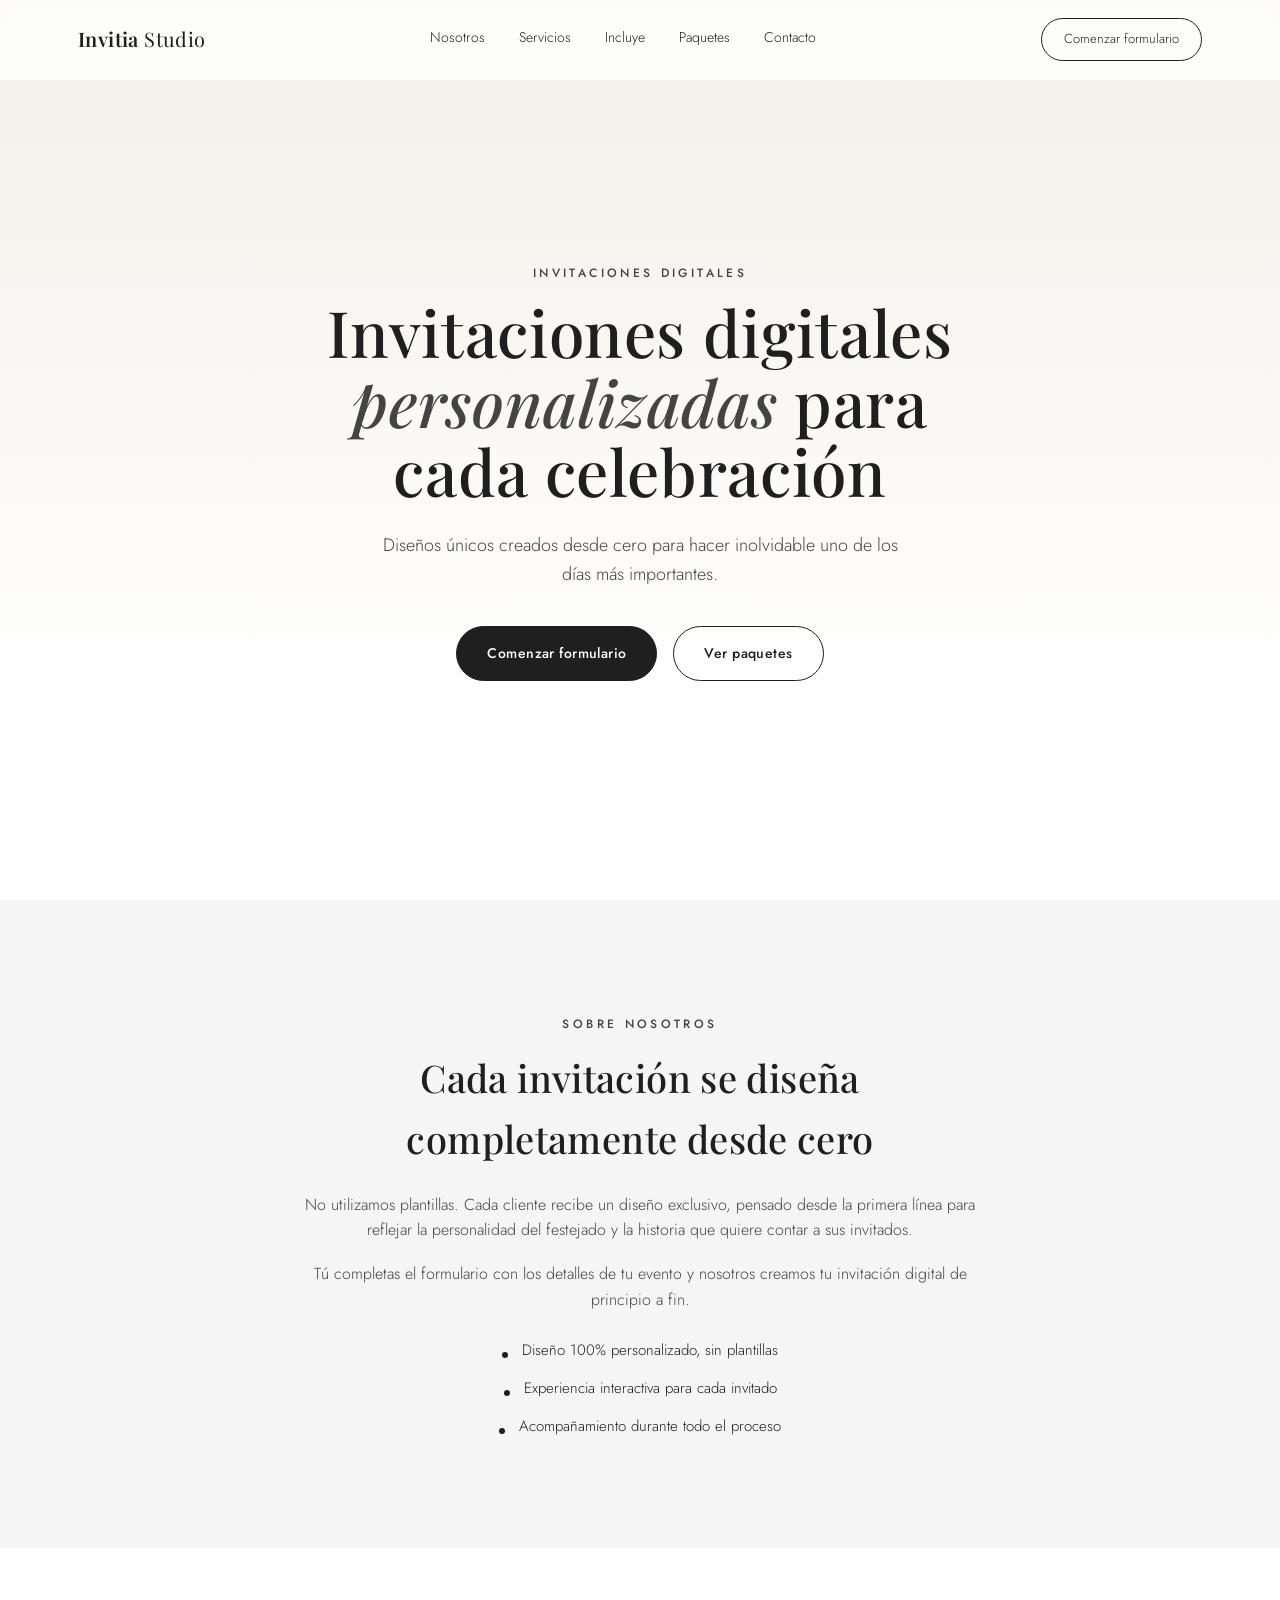
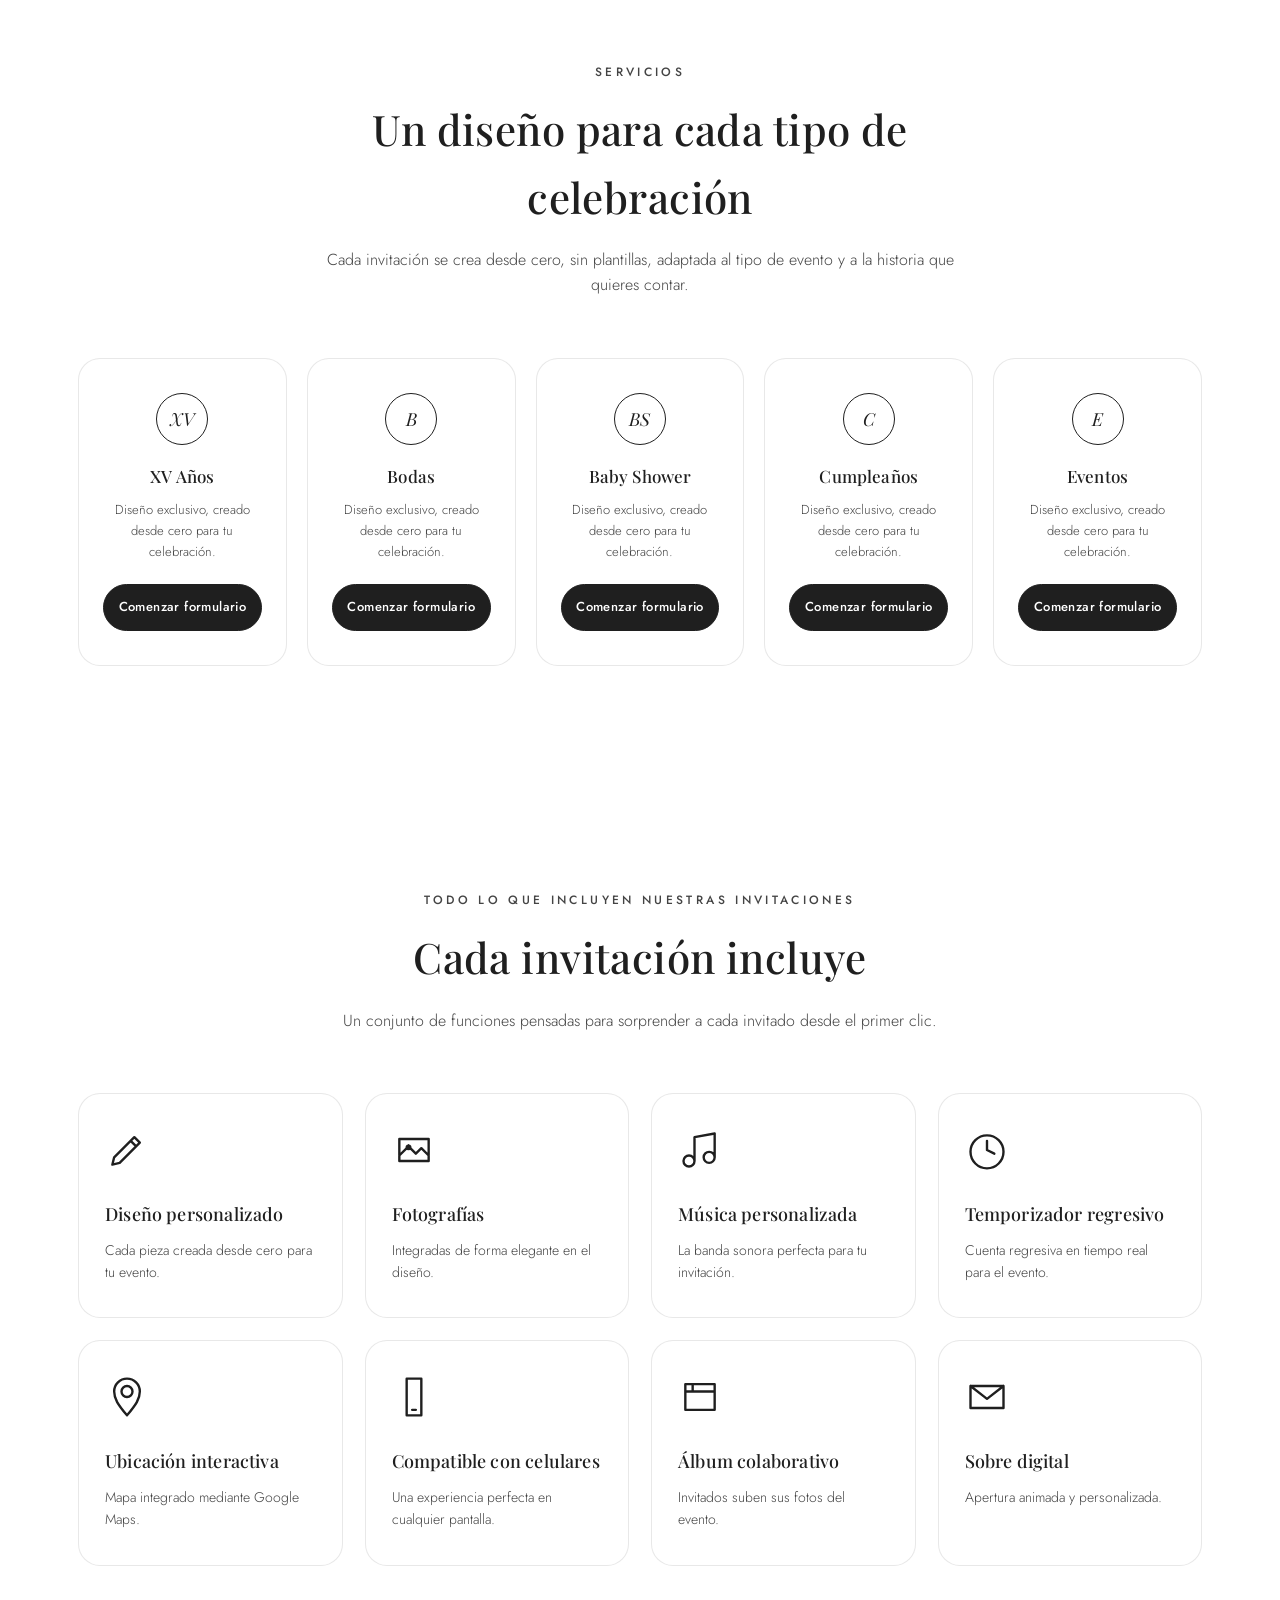
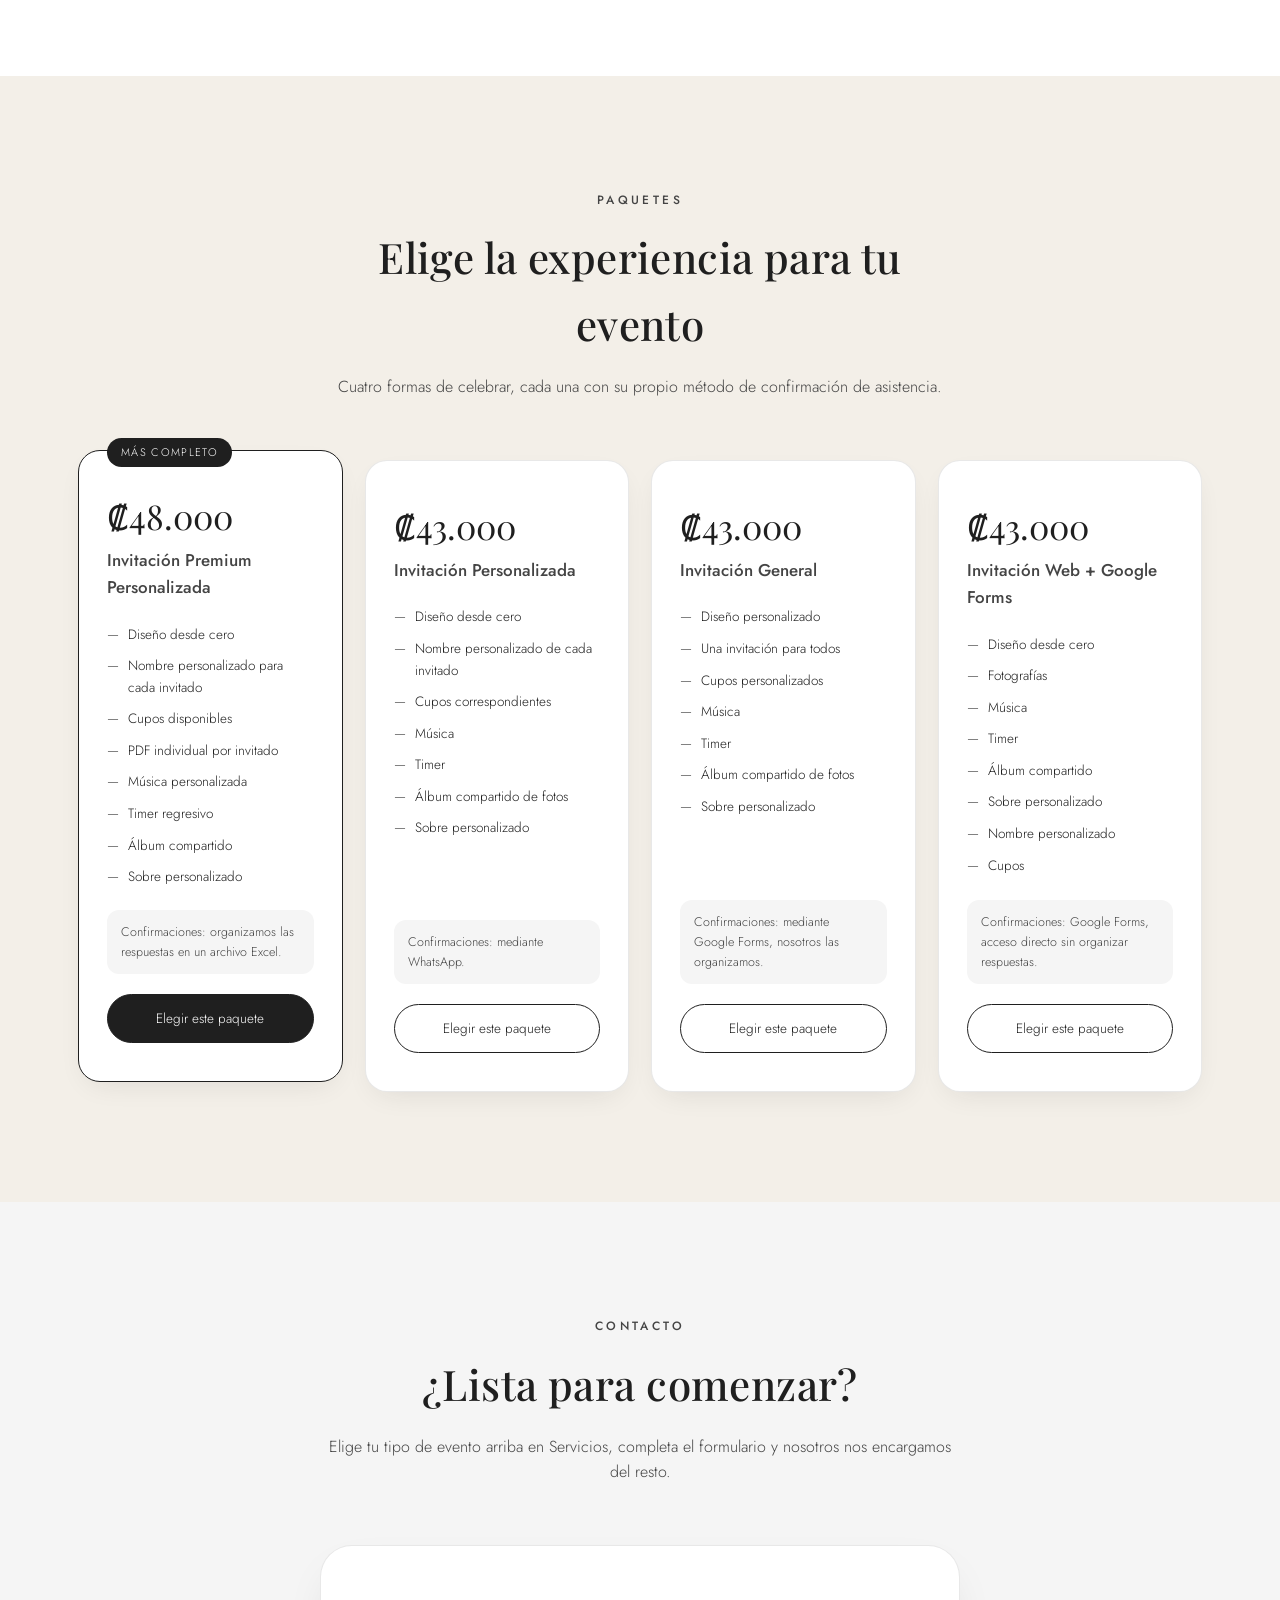
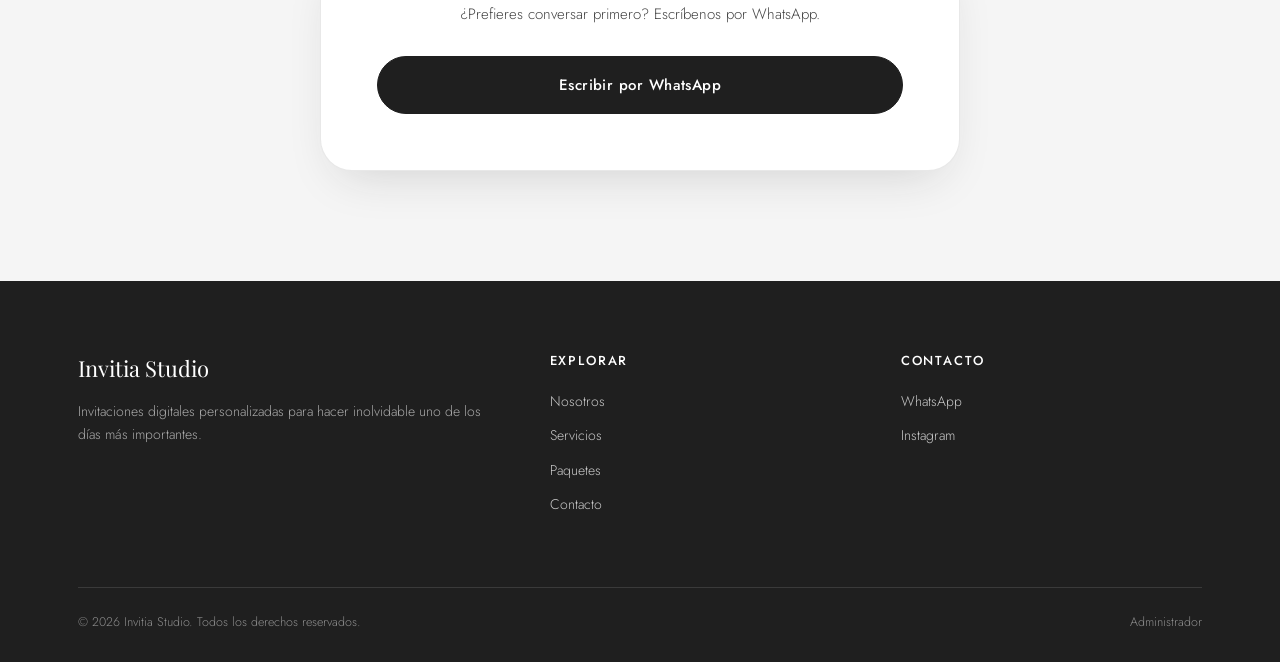
<file: index.html>
<!DOCTYPE html>
<html lang="es">
<head>
<meta charset="UTF-8">
<meta name="viewport" content="width=device-width, initial-scale=1.0">
<title>Invitia Studio</title>
<link rel="stylesheet" href="styles.css">
</head>
<body>

<header class="nav" id="mainNav">
  <div class="nav-inner">
    <div class="brand"><b>Invitia</b> Studio</div>
    <nav class="links">
      <a href="#nosotros">Nosotros</a>
      <a href="#servicios">Servicios</a>
      <a href="#incluye">Incluye</a>
      <a href="#paquetes">Paquetes</a>
      <a href="#formulario">Contacto</a>
    </nav>
    <a href="#servicios" class="nav-cta">Comenzar formulario</a>
    <button class="burger" id="burgerBtn" aria-label="Menú"><span></span><span></span><span></span></button>
  </div>
</header>

<section class="hero">
  <div class="wrap hero-grid">
    <span class="eyebrow">Invitaciones digitales</span>
    <h1>Invitaciones digitales <em>personalizadas</em> para cada celebración</h1>
    <p class="sub">Diseños únicos creados desde cero para hacer inolvidable uno de los días más importantes.</p>
    <div class="btn-row">
      <a href="#servicios" class="btn btn-solid">Comenzar formulario</a>
      <a href="#paquetes" class="btn btn-ghost">Ver paquetes</a>
    </div>
  </div>
</section>

<section class="about" id="nosotros">
  <div class="wrap about-grid">
    <div class="about-copy">
      <span class="eyebrow">Sobre nosotros</span>
      <h2>Cada invitación se diseña completamente desde cero</h2>
      <p>No utilizamos plantillas. Cada cliente recibe un diseño exclusivo, pensado desde la primera línea para reflejar la personalidad del festejado y la historia que quiere contar a sus invitados.</p>
      <p>Tú completas el formulario con los detalles de tu evento y nosotros creamos tu invitación digital de principio a fin.</p>
      <ul class="about-points reveal">
        <li><span class="dot"></span> Diseño 100% personalizado, sin plantillas</li>
        <li><span class="dot"></span> Experiencia interactiva para cada invitado</li>
        <li><span class="dot"></span> Acompañamiento durante todo el proceso</li>
      </ul>
    </div>
  </div>
</section>

<section id="servicios">
  <div class="wrap">
    <div class="section-head reveal">
      <span class="eyebrow">Servicios</span>
      <h2>Un diseño para cada tipo de celebración</h2>
      <p>Cada invitación se crea desde cero, sin plantillas, adaptada al tipo de evento y a la historia que quieres contar.</p>
    </div>
    <div class="services-grid" id="servicesGrid"></div>
  </div>
</section>

<section id="incluye">
  <div class="wrap">
    <div class="section-head reveal">
      <span class="eyebrow">Todo lo que incluyen nuestras invitaciones</span>
      <h2>Cada invitación incluye</h2>
      <p>Un conjunto de funciones pensadas para sorprender a cada invitado desde el primer clic.</p>
    </div>
    <div class="features-grid" id="featuresGrid"></div>
  </div>
</section>

<section class="packages" id="paquetes">
  <div class="wrap">
    <div class="section-head reveal">
      <span class="eyebrow">Paquetes</span>
      <h2>Elige la experiencia para tu evento</h2>
      <p>Cuatro formas de celebrar, cada una con su propio método de confirmación de asistencia.</p>
    </div>
    <div class="packages-grid" id="packagesGrid"></div>
  </div>
</section>

<section class="form-section" id="formulario">
  <div class="wrap">
    <div class="section-head reveal">
      <span class="eyebrow">Contacto</span>
      <h2>¿Lista para comenzar?</h2>
      <p>Elige tu tipo de evento arriba en Servicios, completa el formulario y nosotros nos encargamos del resto.</p>
    </div>
    <div class="contact-card">
      <p class="contact-note">¿Prefieres conversar primero? Escríbenos por WhatsApp.</p>
      <a href="#" id="whatsappCta" class="btn btn-solid btn-whatsapp" target="_blank" rel="noopener">Escribir por WhatsApp</a>
    </div>
  </div>
</section>

<footer>
  <div class="wrap">
    <div class="footer-grid">
      <div>
        <div class="footer-brand">Invitia Studio</div>
        <p>Invitaciones digitales personalizadas para hacer inolvidable uno de los días más importantes.</p>
      </div>
      <div class="footer-col">
        <h4>Explorar</h4>
        <a href="#nosotros">Nosotros</a>
        <a href="#servicios">Servicios</a>
        <a href="#paquetes">Paquetes</a>
        <a href="#formulario">Contacto</a>
      </div>
      <div class="footer-col">
        <h4>Contacto</h4>
        <a href="#" id="footerWhatsapp">WhatsApp</a>
        <a href="#">Instagram</a>
      </div>
    </div>
    <div class="footer-bottom">
      <span>© <span id="year"></span> Invitia Studio. Todos los derechos reservados.</span>
      <a href="admin.html" style="color:#8c8c8c; font-size:12.5px;">Administrador</a>
    </div>
  </div>
</footer>

<script>
/* ================= CONFIGURACIÓN ================= */
const WHATSAPP_NUMBER = '50672392134'; // Número de contacto del negocio

/* ================= SERVICIOS ================= */
const services = [
  {key:'xv', mark:'XV', t:'XV Años', d:'Diseño exclusivo, creado desde cero para tu celebración.'},
  {key:'bodas', mark:'B', t:'Bodas', d:'Diseño exclusivo, creado desde cero para tu celebración.'},
  {key:'babyshower', mark:'BS', t:'Baby Shower', d:'Diseño exclusivo, creado desde cero para tu celebración.'},
  {key:'cumpleanos', mark:'C', t:'Cumpleaños', d:'Diseño exclusivo, creado desde cero para tu celebración.'},
  {key:'eventos', mark:'E', t:'Eventos', d:'Diseño exclusivo, creado desde cero para tu celebración.'},
];
document.getElementById('servicesGrid').innerHTML = services.map(s=>`
  <div class="service-card reveal">
    <div class="s-mark">${s.mark}</div>
    <h3>${s.t}</h3>
    <p>${s.d}</p>
    <a href="form.html?tipo=${s.key}" class="btn btn-solid">Comenzar formulario</a>
  </div>`).join('');

/* ================= INCLUYE ================= */
const features = [
  {t:"Diseño personalizado", d:"Cada pieza creada desde cero para tu evento.", icon:"pencil"},
  {t:"Fotografías", d:"Integradas de forma elegante en el diseño.", icon:"photo"},
  {t:"Música personalizada", d:"La banda sonora perfecta para tu invitación.", icon:"music"},
  {t:"Temporizador regresivo", d:"Cuenta regresiva en tiempo real para el evento.", icon:"clock"},
  {t:"Ubicación interactiva", d:"Mapa integrado mediante Google Maps.", icon:"pin"},
  {t:"Compatible con celulares", d:"Una experiencia perfecta en cualquier pantalla.", icon:"phone"},
  {t:"Álbum colaborativo", d:"Invitados suben sus fotos del evento.", icon:"album"},
  {t:"Sobre digital", d:"Apertura animada y personalizada.", icon:"envelope"},
];
const iconPaths = {
  pencil:'M4 20 L8 19 L19 8 L16 5 L5 16 Z M14 7 L17 10',
  photo:'M4 6 H20 V18 H4 Z M4 15 L9 10 L13 14 L16 11 L20 15 M9 9.5 a1 1 0 1 0 0.01 0',
  music:'M9 18 V5 L20 3 V16 M9 18 a3 3 0 1 1 -6 0 a3 3 0 1 1 6 0 Z M20 16 a3 3 0 1 1 -6 0 a3 3 0 1 1 6 0 Z',
  clock:'M12 22 a9 9 0 1 0 0 -18 a9 9 0 1 0 0 18 Z M12 7 V12 L16 14',
  pin:'M12 22 C7 16 5 13 5 9 a7 7 0 1 1 14 0 C19 13 17 16 12 22 Z M12 12 a3 3 0 1 0 0 -6 a3 3 0 1 0 0 6 Z',
  phone:'M8 2 H16 V22 H8 Z M11 19 H13',
  album:'M4 5 H20 V19 H4 Z M4 9 H20 M8 5 V9',
  envelope:'M3 6 H21 V18 H3 Z M3 6 L12 13 L21 6'
};
function iconSvg(name){
  return `<svg class="f-icon" viewBox="0 0 24 24" fill="none" stroke="#1F1F1F" stroke-width="1.3" stroke-linecap="round" stroke-linejoin="round"><path d="${iconPaths[name]}"/></svg>`;
}
document.getElementById('featuresGrid').innerHTML = features.map(f=>`
  <div class="feature-card reveal">
    ${iconSvg(f.icon)}
    <h3>${f.t}</h3>
    <p>${f.d}</p>
  </div>`).join('');

/* ================= PAQUETES ================= */
const packages = [
  {featured:true, tag:'Más completo', price:'₡48.000', name:'Invitación Premium Personalizada',
    items:["Diseño desde cero","Nombre personalizado para cada invitado","Cupos disponibles","PDF individual por invitado","Música personalizada","Timer regresivo","Álbum compartido","Sobre personalizado"],
    note:"Confirmaciones: organizamos las respuestas en un archivo Excel."},
  {price:'₡43.000', name:'Invitación Personalizada',
    items:["Diseño desde cero","Nombre personalizado de cada invitado","Cupos correspondientes","Música","Timer","Álbum compartido de fotos","Sobre personalizado"],
    note:"Confirmaciones: mediante WhatsApp."},
  {price:'₡43.000', name:'Invitación General',
    items:["Diseño personalizado","Una invitación para todos","Cupos personalizados","Música","Timer","Álbum compartido de fotos","Sobre personalizado"],
    note:"Confirmaciones: mediante Google Forms, nosotros las organizamos."},
  {price:'₡43.000', name:'Invitación Web + Google Forms',
    items:["Diseño desde cero","Fotografías","Música","Timer","Álbum compartido","Sobre personalizado","Nombre personalizado","Cupos"],
    note:"Confirmaciones: Google Forms, acceso directo sin organizar respuestas."},
];
document.getElementById('packagesGrid').innerHTML = packages.map(p=>`
  <div class="pkg-card reveal ${p.featured?'featured':''}">
    ${p.tag?`<div class="pkg-tag">${p.tag}</div>`:''}
    <div class="pkg-price">${p.price}</div>
    <div class="pkg-name">${p.name}</div>
    <ul class="pkg-list">${p.items.map(i=>`<li>${i}</li>`).join('')}</ul>
    <div class="pkg-note">${p.note}</div>
    <a href="#servicios" class="pkg-btn">Elegir este paquete</a>
  </div>`).join('');

/* ================= WHATSAPP GENERAL ================= */
function waLink(msg){ return `https://wa.me/${WHATSAPP_NUMBER}?text=${encodeURIComponent(msg)}`; }
const generalMsg = 'Hola, me gustaría más información sobre las invitaciones digitales.';
['whatsappCta','footerWhatsapp'].forEach(id=>{
  const el = document.getElementById(id);
  if(el) el.href = waLink(generalMsg);
});

document.getElementById('year').textContent = new Date().getFullYear();

/* ================= SCROLL REVEAL ================= */
const io = new IntersectionObserver((entries)=>{
  entries.forEach(e=>{ if(e.isIntersecting) e.target.classList.add('in'); });
},{threshold:0.15});
document.querySelectorAll('.reveal').forEach(el=>io.observe(el));
document.querySelectorAll('.service-card, .feature-card, .pkg-card').forEach(el=>{el.classList.add('reveal'); io.observe(el);});

/* ================= NAV ================= */
const navEl = document.getElementById('mainNav');
window.addEventListener('scroll', ()=> navEl.classList.toggle('scrolled', window.scrollY>20));
document.getElementById('burgerBtn').addEventListener('click', ()=>{
  const links = document.querySelector('nav.links');
  const isOpen = links.style.display === 'flex';
  links.style.display = isOpen ? 'none' : 'flex';
  links.style.flexDirection = 'column';
  links.style.position='absolute'; links.style.top='64px'; links.style.left='0'; links.style.right='0';
  links.style.background='#FFFFFF'; links.style.padding='20px 28px'; links.style.borderBottom='1px solid var(--line)';
});
</script>
</body>
</html>
</file>
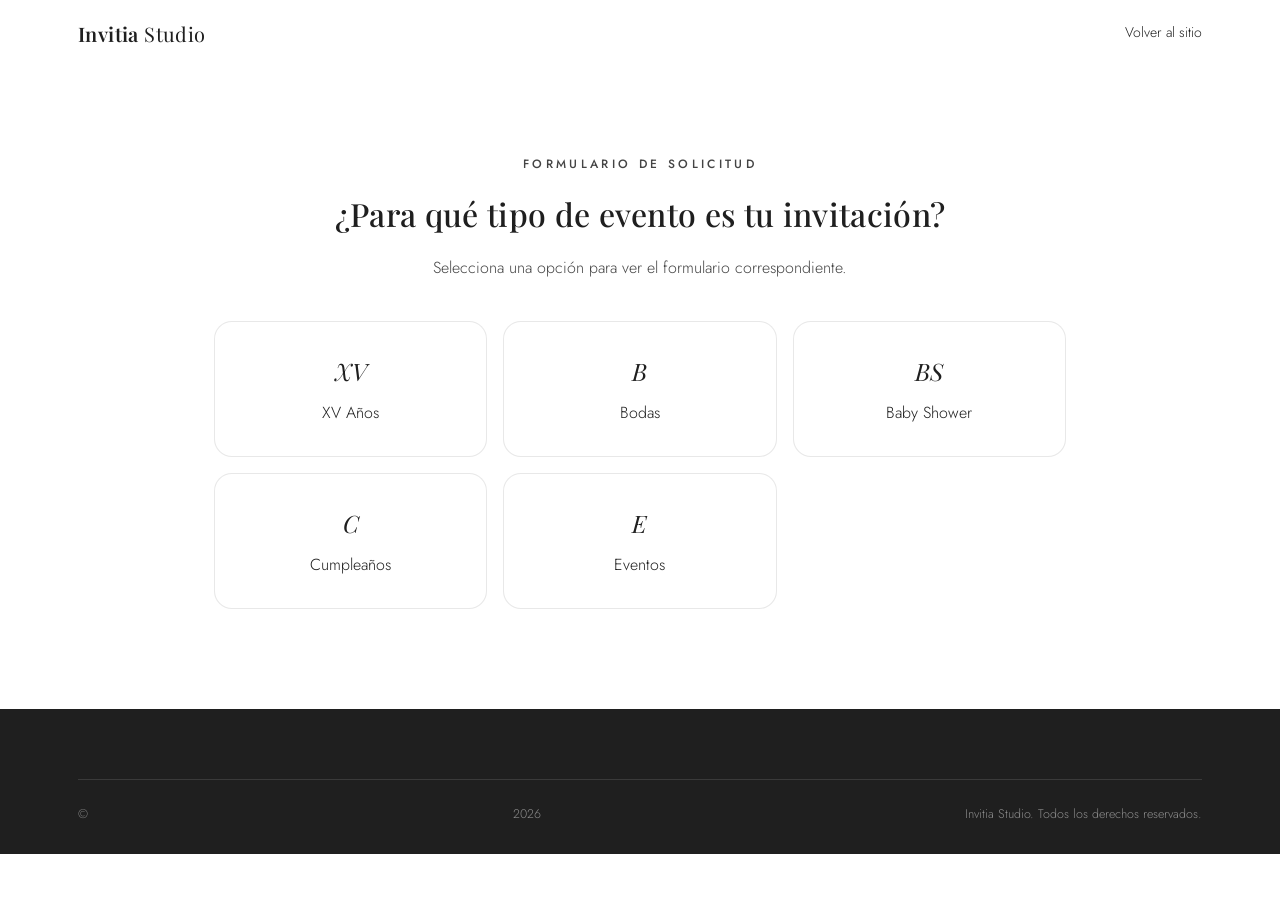
<file: form.html>
<!DOCTYPE html>
<html lang="es">
<head>
<meta charset="UTF-8">
<meta name="viewport" content="width=device-width, initial-scale=1.0">
<title>Formulario de Solicitud — Invitia Studio</title>
<link rel="stylesheet" href="styles.css">
</head>
<body>

<header class="nav" id="mainNav">
  <div class="nav-inner">
    <div class="brand"><b>Invitia</b> Studio</div>
    <nav class="links"><a href="index.html">Volver al sitio</a></nav>
  </div>
</header>

<!-- SELECTOR DE TIPO -->
<div class="type-selector" id="typeSelector">
  <span class="eyebrow">Formulario de solicitud</span>
  <h1>¿Para qué tipo de evento es tu invitación?</h1>
  <p>Selecciona una opción para ver el formulario correspondiente.</p>
  <div class="type-grid" id="typeGrid"></div>
</div>

<!-- ENCABEZADO -->
<div class="form-page-hero hidden-el" id="formHero">
  <div class="wrap">
    <span class="eyebrow" id="formEyebrow">Formulario de solicitud</span>
    <h1 id="formTitle"></h1>
    <p id="formIntro"></p>
  </div>
</div>

<div class="form-shell hidden-el" id="formShell">
  <div class="wrap">
    <div class="progress-wrap">
      <div class="progress-top"><span>Progreso del formulario</span><span id="progressPct">0%</span></div>
      <div class="progress-track"><div class="progress-fill" id="progressFill"></div></div>
    </div>
    <div class="draft-banner hidden-el" id="draftBanner">
      Recuperamos un borrador guardado de esta solicitud. <button type="button" id="discardDraft">Empezar de nuevo</button>
    </div>
    <form id="requestForm"></form>
    <div class="confirm-screen hidden-el" id="confirmScreen">
      <div class="check-circle">✓</div>
      <h2>Hemos recibido tu solicitud correctamente</h2>
      <p>Gracias por confiar en nosotros. Nos pondremos en contacto contigo para los siguientes pasos del diseño de tu invitación.</p>
      <a href="index.html" class="btn btn-ghost">Volver al sitio</a>
    </div>
  </div>
</div>

<!-- MODAL DE REVISIÓN ANTES DE ENVIAR -->
<div class="modal-overlay hidden-el" id="reviewModal">
  <div class="modal-box">
    <button class="modal-close" id="closeReview">×</button>
    <h3>Revisa tu información antes de enviar</h3>
    <ul class="review-list" id="reviewList"></ul>
    <div class="modal-actions">
      <button type="button" class="btn btn-ghost" id="keepEditing">Seguir editando</button>
      <button type="button" class="btn btn-solid" id="confirmSend">Confirmar y enviar</button>
    </div>
  </div>
</div>

<footer>
  <div class="wrap">
    <div class="footer-bottom">© <span id="year"></span> Invitia Studio. Todos los derechos reservados.</div>
  </div>
</footer>

<script src="form-config.js"></script>
<script>
document.getElementById('year').textContent = new Date().getFullYear();

const params = new URLSearchParams(window.location.search);
let tipo = params.get('tipo');

const typeMeta = {
  xv:{mark:'XV', label:'XV Años'},
  bodas:{mark:'B', label:'Bodas'},
  babyshower:{mark:'BS', label:'Baby Shower'},
  cumpleanos:{mark:'C', label:'Cumpleaños'},
  eventos:{mark:'E', label:'Eventos'},
};

if(!tipo || !FORM_CONFIGS[tipo]){
  document.getElementById('typeGrid').innerHTML = Object.keys(typeMeta).map(key=>`
    <a class="type-card" href="form.html?tipo=${key}">
      <div class="t-mark">${typeMeta[key].mark}</div>
      <div>${typeMeta[key].label}</div>
    </a>`).join('');
} else {
  document.getElementById('typeSelector').classList.add('hidden-el');
  document.getElementById('formHero').classList.remove('hidden-el');
  document.getElementById('formShell').classList.remove('hidden-el');
  initForm(tipo);
}

function nextOrderNumber(){
  let counter = parseInt(localStorage.getItem('orderCounter') || '0', 10);
  counter += 1;
  localStorage.setItem('orderCounter', String(counter));
  return 'INV-' + String(counter).padStart(4, '0');
}

function renderField(f){
  const req = f.required ? 'required' : '';
  const wrapClass = f.full ? 'field full' : 'field';
  switch(f.type){
    case 'text': case 'email': case 'tel': case 'date': case 'time': case 'number':
      return `<div class="${wrapClass}"><label>${f.label}</label><input type="${f.type}" name="${f.name}" ${req}></div>`;
    case 'textarea':
      return `<div class="${wrapClass}"><label>${f.label}</label><textarea name="${f.name}" ${req}></textarea></div>`;
    case 'file':
      return `<div class="${wrapClass}">
        <label>${f.label}</label>
        <label class="file-drop">${f.hint || 'Selecciona uno o varios archivos'}<input type="file" name="${f.name}" ${f.multiple?'multiple':''} accept="${f.accept||''}"></label>
        <div class="file-list" data-list="${f.name}"></div>
        <div class="photo-preview-grid" data-preview="${f.name}"></div>
      </div>`;
    default: return '';
  }
}

function initForm(tipoKey){
  const cfg = FORM_CONFIGS[tipoKey];
  document.getElementById('formEyebrow').textContent = typeMeta[tipoKey].label;
  document.getElementById('formTitle').textContent = cfg.title;
  document.getElementById('formIntro').textContent = cfg.intro;

  const draftKey = 'draft_' + tipoKey;
  const existingDraft = localStorage.getItem(draftKey);
  let photoData = {}; // { fieldName: [{name, dataUrl}] }

  const formEl = document.getElementById('requestForm');
  formEl.innerHTML = cfg.sections.map((s, idx)=>`
    <details class="f-section" ${idx===0?'open':''}>
      <summary>${s.title}</summary>
      <div class="f-body">
        <div class="field-grid">
          ${s.fields.map(f => f.full || f.type==='file' || f.type==='textarea' ? '' : renderField(f)).join('')}
        </div>
        ${s.fields.filter(f=>f.full || f.type==='file' || f.type==='textarea').map(f=>renderField(f)).join('')}
      </div>
    </details>
  `).join('') + `
    <div class="form-submit-row">
      <button type="submit" class="btn btn-solid">Revisar y enviar</button>
    </div>
  `;

  const allFieldNames = cfg.sections.flatMap(s=>s.fields.map(f=>f.name));

  /* ---- Progreso ---- */
  function updateProgress(){
    let filled = 0;
    allFieldNames.forEach(name=>{
      const el = formEl.querySelector(`[name="${CSS.escape(name)}"]`);
      if(!el) return;
      if(el.type === 'file'){ if(el.files && el.files.length) filled++; }
      else if(el.value && el.value.trim() !== ''){ filled++; }
    });
    const pct = Math.round((filled / allFieldNames.length) * 100);
    document.getElementById('progressFill').style.width = pct + '%';
    document.getElementById('progressPct').textContent = pct + '%';
  }

  /* ---- Restaurar borrador ---- */
  if(existingDraft){
    document.getElementById('draftBanner').classList.remove('hidden-el');
    try{
      const draftData = JSON.parse(existingDraft);
      Object.entries(draftData).forEach(([key, value])=>{
        if(key === '__photoData') return;
        const el = formEl.querySelector(`[name="${CSS.escape(key)}"]`);
        if(el && el.type !== 'file'){ el.value = value; }
      });
      if(draftData.__photoData){
        photoData = draftData.__photoData;
        Object.keys(photoData).forEach(name=> renderPhotoPreview(name));
      }
    }catch(err){ console.error(err); }
  }

  document.getElementById('discardDraft').addEventListener('click', ()=>{
    localStorage.removeItem(draftKey);
    formEl.reset();
    photoData = {};
    formEl.querySelectorAll('.photo-preview-grid').forEach(g=> g.innerHTML = '');
    formEl.querySelectorAll('.file-list').forEach(l=> l.textContent = '');
    document.getElementById('draftBanner').classList.add('hidden-el');
    updateProgress();
  });

  /* ---- Fotos: convertir a base64 para poder verlas y descargarlas en el panel ---- */
  const MAX_TOTAL_BYTES = 3 * 1024 * 1024; // límite prudente para no saturar localStorage
  function renderPhotoPreview(name){
    const grid = formEl.querySelector(`[data-preview="${CSS.escape(name)}"]`);
    if(!grid) return;
    grid.innerHTML = (photoData[name]||[]).map(p=>`<img src="${p.dataUrl}" alt="${p.name}">`).join('');
  }
  formEl.querySelectorAll('input[type=file]').forEach(inp=>{
    inp.addEventListener('change', ()=>{
      const listEl = formEl.querySelector(`[data-list="${CSS.escape(inp.name)}"]`);
      if(listEl) listEl.textContent = Array.from(inp.files).map(f=>f.name).join(', ');

      if(inp.accept && inp.accept.includes('image')){
        photoData[inp.name] = [];
        let totalBytes = 0;
        let skipped = false;
        const files = Array.from(inp.files);
        let processed = 0;
        if(files.length === 0){ renderPhotoPreview(inp.name); updateProgress(); saveDraft(); }
        files.forEach(file=>{
          totalBytes += file.size;
          if(totalBytes > MAX_TOTAL_BYTES){ skipped = true; processed++; return; }
          const reader = new FileReader();
          reader.onload = ()=>{
            photoData[inp.name].push({ name:file.name, dataUrl: reader.result });
            processed++;
            if(processed === files.length){
              renderPhotoPreview(inp.name);
              if(skipped) listEl.textContent += ' (algunas imágenes no se guardaron por ser muy pesadas)';
              updateProgress();
              saveDraft();
            }
          };
          reader.readAsDataURL(file);
        });
      }
      updateProgress();
    });
  });

  /* ---- Autoguardado ---- */
  function saveDraft(){
    const data = {};
    const formData = new FormData(formEl);
    for(const [key, value] of formData.entries()){
      if(value instanceof File) continue;
      data[key] = value;
    }
    data.__photoData = photoData;
    try{ localStorage.setItem(draftKey, JSON.stringify(data)); }catch(err){ console.warn('No se pudo guardar el borrador (posiblemente por el tamaño de las fotos).'); }
  }
  formEl.addEventListener('input', ()=>{ updateProgress(); saveDraft(); });
  formEl.addEventListener('change', updateProgress);
  updateProgress();

  /* ---- Revisión antes de enviar ---- */
  const fieldLabels = {};
  cfg.sections.forEach(s=> s.fields.forEach(f=> fieldLabels[f.name] = f.label));

  formEl.addEventListener('submit', (e)=>{
    e.preventDefault();
    const formData = new FormData(formEl);
    const data = {};
    for(const [key, value] of formData.entries()){
      if(value instanceof File) continue;
      data[key] = value;
    }
    const reviewList = document.getElementById('reviewList');
    reviewList.innerHTML = Object.entries(data).filter(([k,v])=> v && v.toString().trim() !== '').map(([k,v])=>
      `<li><b>${fieldLabels[k] || k}</b><span>${v}</span></li>`
    ).join('') + Object.keys(photoData).filter(k=>photoData[k].length).map(k=>
      `<li><b>${fieldLabels[k] || k}</b><span>${photoData[k].length} foto(s) adjunta(s)</span></li>`
    ).join('');
    document.getElementById('reviewModal').classList.remove('hidden-el');

    document.getElementById('confirmSend').onclick = ()=>{
      finalizeSubmit(data);
    };
  });
  document.getElementById('keepEditing').addEventListener('click', ()=> document.getElementById('reviewModal').classList.add('hidden-el'));
  document.getElementById('closeReview').addEventListener('click', ()=> document.getElementById('reviewModal').classList.add('hidden-el'));

  function finalizeSubmit(data){
    const orderNum = nextOrderNumber();
    data.numeroPedido = orderNum;
    data.tipoEvento = typeMeta[tipoKey].label;
    data.tipoEventoKey = tipoKey;
    data.estado = 'Nuevo';
    data.notasPrivadas = '';
    data.fechaCreacion = new Date().toISOString();
    data.id = 'sol_' + Date.now();
    data.fotos = photoData; // { campo: [{name, dataUrl}] }

    try{
      localStorage.setItem(data.id, JSON.stringify(data));
      localStorage.removeItem(draftKey);
    }catch(err){
      console.error('Error guardando la solicitud (posiblemente por el peso de las fotos)', err);
      alert('Tu solicitud se guardó, pero algunas fotos pesaban demasiado y no se incluyeron. Puedes enviarlas luego por WhatsApp.');
    }

    document.getElementById('reviewModal').classList.add('hidden-el');
    document.getElementById('requestForm').classList.add('hidden-el');
    document.querySelector('.progress-wrap').classList.add('hidden-el');
    document.getElementById('draftBanner').classList.add('hidden-el');
    document.getElementById('confirmScreen').classList.remove('hidden-el');
    window.scrollTo({top:0, behavior:'smooth'});
  }
}
</script>
</body>
</html>
</file>
<file: styles.css>
@import url('https://fonts.googleapis.com/css2?family=Playfair+Display:ital,wght@0,400;0,500;0,600;1,400&family=Jost:wght@300;400;500;600&display=swap');

:root{
  --white:#FFFFFF;
  --grayLight:#F5F5F5;
  --beige:#F3EFE8;
  --grayDark:#444444;
  --black:#1F1F1F;
  --line: rgba(31,31,31,0.10);
  --shadow: 0 20px 50px -20px rgba(31,31,31,0.18);
  --shadowSoft: 0 10px 30px -12px rgba(31,31,31,0.12);
  --radius: 22px;
}
*{box-sizing:border-box; margin:0; padding:0;}
html{scroll-behavior:smooth;}
body{
  font-family:'Jost', sans-serif;
  color:var(--black);
  background:var(--white);
  line-height:1.6;
  font-weight:300;
  -webkit-font-smoothing:antialiased;
}
h1,h2,h3,h4{
  font-family:'Playfair Display', serif;
  font-weight:500;
  color:var(--black);
  letter-spacing:0.01em;
}
a{color:inherit; text-decoration:none;}
.wrap{max-width:1180px; margin:0 auto; padding:0 28px;}
img{max-width:100%; display:block;}
.eyebrow{
  font-size:12px;
  letter-spacing:0.28em;
  text-transform:uppercase;
  color:var(--grayDark);
  font-weight:500;
  margin-bottom:14px;
  display:inline-block;
}
.reveal{opacity:0; transform:translateY(28px); transition:opacity .8s ease, transform .8s ease;}
.reveal.in{opacity:1; transform:translateY(0);}
.hidden-el{display:none !important;}

/* ===== NAV ===== */
header.nav{
  position:fixed; top:0; left:0; right:0; z-index:500;
  background:rgba(255,255,255,0.82);
  backdrop-filter:blur(14px);
  border-bottom:1px solid transparent;
  transition:border-color .4s ease, box-shadow .4s ease;
}
header.nav.scrolled{border-bottom-color:var(--line); box-shadow:0 8px 24px -18px rgba(0,0,0,0.15);}
.nav-inner{
  max-width:1180px; margin:0 auto; padding:18px 28px;
  display:flex; align-items:center; justify-content:space-between;
}
.brand{font-family:'Playfair Display', serif; font-size:20px; letter-spacing:0.02em;}
.brand b{font-weight:600;}
nav.links{display:flex; gap:34px; font-size:14px;}
nav.links a{position:relative; padding-bottom:4px;}
nav.links a::after{content:''; position:absolute; left:0; bottom:0; width:0; height:1px; background:var(--black); transition:width .3s ease;}
nav.links a:hover::after{width:100%;}
.nav-cta{
  border:1px solid var(--black); padding:10px 22px; border-radius:40px; font-size:13px;
  transition:background .3s ease, color .3s ease;
}
.nav-cta:hover{background:var(--black); color:var(--white);}
.burger{display:none; flex-direction:column; gap:5px; cursor:pointer; background:none; border:none;}
.burger span{width:24px; height:1.5px; background:var(--black);}

/* ===== HERO ===== */
.hero{
  min-height:100vh;
  display:flex; align-items:center;
  position:relative;
  background:linear-gradient(180deg, var(--beige) 0%, var(--white) 78%);
  padding:140px 0 100px;
  overflow:hidden;
}
.hero-grid{ max-width:760px; margin:0 auto; text-align:center; }
.hero h1{ font-size:clamp(38px, 5.2vw, 64px); line-height:1.08; margin-bottom:26px; }
.hero h1 em{font-style:italic; color:var(--grayDark);}
.hero p.sub{ font-size:18px; color:var(--grayDark); max-width:520px; margin:0 auto 38px; font-weight:300; }
.btn-row{display:flex; gap:16px; flex-wrap:wrap; justify-content:center;}
.btn{
  padding:15px 30px; border-radius:40px; font-size:14px; letter-spacing:0.03em;
  display:inline-flex; align-items:center; gap:10px; cursor:pointer; border:1px solid var(--black);
  transition:all .3s ease; font-family:'Jost'; font-weight:500; background:transparent;
}
.btn-solid{background:var(--black); color:var(--white);}
.btn-solid:hover{background:var(--grayDark); transform:translateY(-2px); box-shadow:var(--shadowSoft);}
.btn-ghost{color:var(--black);}
.btn-ghost:hover{background:var(--black); color:var(--white);}

/* ===== SECTION GENERIC ===== */
section{padding:110px 0;}
.section-head{max-width:640px; margin:0 auto 60px; text-align:center;}
.section-head h2{font-size:clamp(28px,3.6vw,42px); margin-bottom:16px;}
.section-head p{color:var(--grayDark); font-size:16px;}

/* ===== ABOUT ===== */
.about{background:var(--grayLight);}
.about-grid{max-width:760px; margin:0 auto; text-align:center;}
.about-copy h2{font-size:clamp(26px,3.2vw,38px); margin-bottom:22px;}
.about-copy p{color:var(--grayDark); margin-bottom:18px; font-size:16px;}
.about-points{list-style:none; margin-top:26px; display:flex; flex-direction:column; gap:14px; align-items:center;}
.about-points li{display:flex; gap:14px; align-items:center; font-size:15px; color:var(--black);}
.dot{min-width:6px; height:6px; border-radius:50%; background:var(--black); margin-top:9px;}

/* ===== SERVICIOS (nuevo) ===== */
.services-grid{display:grid; grid-template-columns:repeat(5,1fr); gap:20px;}
.service-card{
  background:var(--white); border:1px solid var(--line); border-radius:var(--radius);
  padding:34px 24px; text-align:center; transition:transform .35s ease, box-shadow .35s ease;
  display:flex; flex-direction:column; align-items:center;
}
.service-card:hover{transform:translateY(-8px); box-shadow:var(--shadow);}
.service-card .s-mark{
  width:52px; height:52px; border-radius:50%; border:1px solid var(--black);
  display:flex; align-items:center; justify-content:center; font-family:'Playfair Display'; font-style:italic; font-size:18px;
  margin-bottom:18px;
}
.service-card h3{font-size:17px; margin-bottom:10px; font-weight:500;}
.service-card p{font-size:13px; color:var(--grayDark); margin-bottom:22px; flex:1;}
.service-card .btn{width:100%; justify-content:center; padding:12px; font-size:13px;}

/* ===== FEATURES ===== */
.features-grid{ display:grid; grid-template-columns:repeat(4, 1fr); gap:22px; }
.feature-card{
  background:var(--white); border:1px solid var(--line); border-radius:var(--radius);
  padding:34px 26px; transition:transform .35s ease, box-shadow .35s ease;
}
.feature-card:hover{transform:translateY(-6px); box-shadow:var(--shadow);}
.f-icon{width:44px; height:44px; margin-bottom:20px;}
.feature-card h3{font-size:18px; margin-bottom:10px; font-weight:500;}
.feature-card p{font-size:14px; color:var(--grayDark);}

/* ===== PACKAGES ===== */
.packages{background:var(--beige);}
.packages-grid{display:grid; grid-template-columns:repeat(4,1fr); gap:22px;}
.pkg-card{
  background:var(--white); border-radius:var(--radius); border:1px solid var(--line);
  padding:38px 28px; display:flex; flex-direction:column; box-shadow:var(--shadowSoft);
  transition:transform .35s ease, box-shadow .35s ease; position:relative;
}
.pkg-card.featured{border-color:var(--black); transform:translateY(-10px);}
.pkg-card:hover{transform:translateY(-8px); box-shadow:var(--shadow);}
.pkg-card.featured:hover{transform:translateY(-16px);}
.pkg-tag{
  position:absolute; top:-13px; left:28px; background:var(--black); color:var(--white);
  font-size:11px; letter-spacing:0.12em; text-transform:uppercase; padding:6px 14px; border-radius:20px;
}
.pkg-price{font-family:'Playfair Display'; font-size:34px; margin-bottom:4px;}
.pkg-name{font-size:17px; font-weight:500; color:var(--grayDark); margin-bottom:22px;}
.pkg-list{list-style:none; display:flex; flex-direction:column; gap:10px; font-size:13.5px; margin-bottom:22px; flex:1;}
.pkg-list li{display:flex; gap:9px; align-items:flex-start;}
.pkg-list li::before{content:'—'; color:var(--grayDark);}
.pkg-note{ font-size:12.5px; color:var(--grayDark); background:var(--grayLight); border-radius:12px; padding:12px 14px; margin-bottom:20px; }
.pkg-btn{
  width:100%; text-align:center; padding:13px; border-radius:40px; border:1px solid var(--black);
  font-size:13.5px; cursor:pointer; background:transparent; transition:all .3s ease; font-family:'Jost';
}
.pkg-btn:hover{background:var(--black); color:var(--white);}
.pkg-card.featured .pkg-btn{background:var(--black); color:var(--white);}
.pkg-card.featured .pkg-btn:hover{background:var(--grayDark);}

/* ===== BUILD YOUR OWN ===== */
.build-grid{ display:grid; grid-template-columns:repeat(3,1fr); gap:14px; margin-top:20px; }
.build-item{
  border:1px solid var(--line); border-radius:14px; padding:16px 18px; display:flex; align-items:center; gap:12px;
  cursor:pointer; font-size:14px; transition:border-color .25s ease, background .25s ease; background:var(--white);
}
.build-item:hover{border-color:var(--grayDark);}
.build-item.checked{background:var(--black); color:var(--white); border-color:var(--black);}
.build-check{
  width:18px; height:18px; border-radius:5px; border:1px solid var(--grayDark); flex-shrink:0;
  display:flex; align-items:center; justify-content:center; font-size:11px;
}
.build-item.checked .build-check{border-color:var(--white);}
.build-counter{ text-align:center; margin-top:34px; font-size:14px; color:var(--grayDark); }
.build-counter b{color:var(--black); font-family:'Playfair Display'; font-size:18px;}

/* ===== CONTACTO / WHATSAPP ===== */
.form-section{background:var(--grayLight);}
.contact-card{
  background:var(--white); border-radius:32px; border:1px solid var(--line); box-shadow:var(--shadow);
  padding:56px; max-width:640px; margin:0 auto; text-align:center;
}
.contact-note{color:var(--grayDark); font-size:15px; margin-bottom:30px;}
.btn-whatsapp{width:100%; justify-content:center; padding:16px 30px; font-size:15px;}
.pkg-chip{
  display:inline-flex; align-items:center; gap:8px; background:var(--grayLight); border-radius:30px;
  padding:8px 18px; font-size:13px; margin-bottom:26px;
}
.pkg-chip button{background:none; border:none; text-decoration:underline; cursor:pointer; font-family:'Jost'; font-size:13px;}

/* ===== FOOTER ===== */
footer{background:var(--black); color:var(--grayLight); padding:70px 0 30px;}
.footer-grid{display:grid; grid-template-columns:1.4fr 1fr 1fr; gap:50px; margin-bottom:60px;}
.footer-brand{font-family:'Playfair Display'; font-size:22px; color:var(--white); margin-bottom:14px;}
.footer-grid p{color:#a9a9a9; font-size:14px;}
.footer-col h4{font-size:13px; text-transform:uppercase; letter-spacing:0.14em; color:var(--white); margin-bottom:18px; font-family:'Jost'; font-weight:500;}
.footer-col a{display:block; font-size:14px; color:#c8c8c8; margin-bottom:12px;}
.footer-col a:hover{color:var(--white);}
.footer-bottom{
  border-top:1px solid rgba(255,255,255,0.12); padding-top:24px; display:flex; justify-content:space-between;
  font-size:12.5px; color:#8c8c8c; flex-wrap:wrap; gap:10px;
}

/* ===== FORM PAGE (nuevo) ===== */
.form-page-hero{ background:var(--beige); padding:150px 0 60px; text-align:center; }
.form-page-hero h1{font-size:clamp(28px,4vw,40px); margin-bottom:14px;}
.form-page-hero p{color:var(--grayDark); max-width:560px; margin:0 auto;}
.type-selector{max-width:900px; margin:150px auto 100px; text-align:center; padding:0 24px;}
.type-selector h1{margin-bottom:16px;}
.type-selector p{color:var(--grayDark); margin-bottom:40px;}
.type-grid{display:grid; grid-template-columns:repeat(3,1fr); gap:16px;}
.type-card{
  border:1px solid var(--line); border-radius:18px; padding:30px 18px; text-align:center;
  transition:transform .3s ease, box-shadow .3s ease; background:var(--white);
}
.type-card:hover{transform:translateY(-5px); box-shadow:var(--shadow);}
.type-card .t-mark{font-family:'Playfair Display'; font-style:italic; font-size:24px; margin-bottom:10px;}

.progress-wrap{max-width:820px; margin:0 auto 30px;}
.progress-top{display:flex; justify-content:space-between; align-items:center; margin-bottom:8px; font-size:12.5px; color:var(--grayDark); letter-spacing:0.03em; text-transform:uppercase;}
.progress-track{height:5px; background:var(--grayLight); border-radius:6px; overflow:hidden;}
.progress-fill{height:100%; width:0%; background:var(--black); transition:width .35s ease;}

.form-shell{max-width:820px; margin:0 auto; padding:0 0 100px;}
.draft-banner{
  background:var(--beige); border-radius:14px; padding:14px 20px; font-size:13px; margin-bottom:26px;
  display:flex; justify-content:space-between; align-items:center; gap:12px; flex-wrap:wrap;
}
.draft-banner button{background:none; border:none; text-decoration:underline; cursor:pointer; font-family:'Jost'; font-size:13px;}
.f-section{border:1px solid var(--line); border-radius:20px; margin-bottom:18px; overflow:hidden; background:var(--white);}
.f-section > summary{
  padding:22px 26px; cursor:pointer; list-style:none; display:flex; justify-content:space-between; align-items:center;
  font-family:'Playfair Display'; font-size:18px; background:var(--beige);
}
.f-section > summary::-webkit-details-marker{display:none;}
.f-section > summary::after{content:'⌄'; font-size:18px; color:var(--grayDark); transition:transform .3s ease;}
.f-section[open] > summary::after{transform:rotate(180deg);}
.f-body{padding:26px;}
.field-grid{display:grid; grid-template-columns:1fr 1fr; gap:18px;}
.field{display:flex; flex-direction:column; gap:8px; margin-bottom:18px;}
.field.full{grid-column:1/-1;}
.field label{font-size:12.5px; letter-spacing:0.03em; color:var(--grayDark); text-transform:uppercase;}
.field input[type=text], .field input[type=email], .field input[type=tel], .field input[type=date],
.field input[type=time], .field input[type=number], .field select, .field textarea{
  border:1px solid var(--line); border-radius:12px; padding:13px 16px; font-family:'Jost'; font-size:14.5px;
  background:var(--white); color:var(--black); transition:border-color .25s ease; width:100%;
}
.field input:focus, .field select:focus, .field textarea:focus{outline:none; border-color:var(--black);}
.field textarea{resize:vertical; min-height:88px;}
.file-drop{
  border:1px dashed var(--grayDark); border-radius:14px; padding:20px; text-align:center; font-size:13px; color:var(--grayDark);
  cursor:pointer; transition:background .25s ease;
}
.file-drop:hover{background:var(--grayLight);}
.file-drop input{display:none;}
.file-list{font-size:12px; margin-top:8px; color:var(--black);}
.photo-preview-grid{display:flex; gap:10px; flex-wrap:wrap; margin-top:12px;}
.photo-preview-grid img{width:64px; height:64px; object-fit:cover; border-radius:10px; border:1px solid var(--line);}
.form-submit-row{display:flex; justify-content:flex-end; margin-top:10px;}
.confirm-screen{text-align:center; padding:60px 24px;}
.confirm-screen .check-circle{
  width:70px; height:70px; border-radius:50%; background:var(--black); color:var(--white);
  display:flex; align-items:center; justify-content:center; margin:0 auto 26px; font-size:28px;
}
.confirm-screen h2{margin-bottom:14px;}
.confirm-screen p{color:var(--grayDark); max-width:460px; margin:0 auto 20px;}

/* Modal de confirmación antes de enviar */
.modal-overlay{ position:fixed; inset:0; background:rgba(31,31,31,0.55); z-index:900; display:flex; align-items:center; justify-content:center; padding:20px; }
.modal-box{ background:var(--white); border-radius:24px; max-width:560px; width:100%; padding:36px; box-shadow:var(--shadow); max-height:86vh; overflow-y:auto; }
.modal-box.wide{max-width:920px;}
.modal-box h3{font-size:20px; margin-bottom:16px;}
.modal-close{float:right; cursor:pointer; font-size:20px; background:none; border:none; color:var(--grayDark);}
.review-list{list-style:none; display:flex; flex-direction:column; gap:8px; font-size:13.5px; margin-bottom:26px; max-height:320px; overflow-y:auto;}
.review-list li{display:flex; justify-content:space-between; gap:14px; border-bottom:1px solid var(--line); padding-bottom:8px;}
.review-list li b{color:var(--grayDark); font-weight:500; min-width:40%;}
.modal-actions{display:flex; gap:12px; justify-content:flex-end;}

/* ===== ADMIN (nuevo) ===== */
.admin-body{background:var(--grayLight); min-height:100vh;}
.admin-login-wrap{min-height:100vh; display:flex; align-items:center; justify-content:center; padding:24px;}
.admin-login-box{ background:var(--white); border-radius:24px; box-shadow:var(--shadow); padding:44px; max-width:400px; width:100%; }
.admin-login-box h1{font-size:22px; margin-bottom:6px;}
.admin-login-box p{color:var(--grayDark); font-size:13.5px; margin-bottom:26px;}
.admin-login-box .field{margin-bottom:16px;}
.admin-header{background:var(--white); border-bottom:1px solid var(--line); padding:18px 0; position:sticky; top:0; z-index:50;}
.admin-header .wrap{display:flex; justify-content:space-between; align-items:center;}
.admin-tabs{display:flex; gap:8px;}
.admin-tab{
  padding:9px 18px; border-radius:30px; font-size:13px; cursor:pointer; border:1px solid transparent; background:none; font-family:'Jost';
}
.admin-tab.active{border-color:var(--black); background:var(--black); color:var(--white);}
.admin-shell{max-width:1180px; margin:0 auto; padding:36px 28px 100px;}
.admin-stats{display:grid; grid-template-columns:repeat(5,1fr); gap:16px; margin-bottom:28px;}
.stat-card{background:var(--white); border:1px solid var(--line); border-radius:16px; padding:20px;}
.stat-card .num{font-family:'Playfair Display'; font-size:28px;}
.stat-card .lbl{font-size:12px; color:var(--grayDark); text-transform:uppercase; letter-spacing:0.06em;}
.stat-breakdown{display:flex; gap:8px; flex-wrap:wrap; margin-bottom:28px;}
.stat-breakdown span{background:var(--white); border:1px solid var(--line); border-radius:20px; padding:8px 16px; font-size:12.5px;}
.admin-filters{
  background:var(--white); border:1px solid var(--line); border-radius:18px; padding:20px; margin-bottom:24px;
  display:grid; grid-template-columns:repeat(5,1fr); gap:12px;
}
.admin-filters input, .admin-filters select{
  border:1px solid var(--line); border-radius:10px; padding:10px 12px; font-family:'Jost'; font-size:13px; width:100%;
}
.export-row{display:flex; gap:10px; margin-bottom:20px; flex-wrap:wrap;}
.export-row .btn{padding:10px 18px; font-size:13px;}
.client-table{width:100%; border-collapse:collapse; background:var(--white); border-radius:18px; overflow:hidden; border:1px solid var(--line);}
.client-table th{ text-align:left; font-size:11.5px; text-transform:uppercase; letter-spacing:0.05em; color:var(--grayDark); background:var(--beige); padding:14px 16px; cursor:pointer; }
.client-table td{padding:14px 16px; font-size:13.5px; border-top:1px solid var(--line);}
.client-table tr.clickable{cursor:pointer; transition:background .2s ease;}
.client-table tr.clickable:hover{background:var(--grayLight);}
.badge{font-size:11px; padding:4px 11px; border-radius:20px; background:var(--grayLight); color:var(--black); display:inline-block;}
.badge.status-Nuevo{background:#E8E2D8;}
.badge.status-En-revision{background:#E4D9C6;}
.badge.status-Diseno-en-proceso{background:#D8C9AE;}
.badge.status-Esperando-aprobacion{background:#CDBB98;}
.badge.status-Finalizado{background:#B9C4B0;}
.badge.status-Entregado{background:#1F1F1F; color:var(--white);}
.detail-grid{display:grid; grid-template-columns:1fr 1fr; gap:8px 20px; font-size:13.5px; margin-bottom:20px;}
.detail-grid b{color:var(--grayDark); font-weight:500;}
.detail-photos{display:flex; gap:10px; flex-wrap:wrap; margin-bottom:20px;}
.detail-photos a{display:block;}
.detail-photos img{width:84px; height:84px; object-fit:cover; border-radius:12px; border:1px solid var(--line);}
.status-select-lg{border:1px solid var(--line); border-radius:10px; padding:10px 14px; font-family:'Jost'; font-size:13.5px; width:100%;}
.empty-note{color:var(--grayDark); font-size:14px; text-align:center; padding:60px 0;}

/* ===== RESPONSIVE ===== */
@media (max-width: 980px){
  nav.links{display:none;}
  .burger{display:flex;}
  .services-grid{grid-template-columns:repeat(2,1fr);}
  .features-grid{grid-template-columns:repeat(2,1fr);}
  .packages-grid{grid-template-columns:repeat(2,1fr);}
  .pkg-card.featured{transform:none;}
  .build-grid{grid-template-columns:repeat(2,1fr);}
  .footer-grid{grid-template-columns:1fr; gap:34px;}
  .contact-card{padding:36px 24px;}
  .type-grid{grid-template-columns:repeat(2,1fr);}
  .field-grid{grid-template-columns:1fr;}
  .admin-filters{grid-template-columns:1fr 1fr;}
  .admin-stats{grid-template-columns:1fr 1fr;}
  .detail-grid{grid-template-columns:1fr;}
  .client-table{display:block; overflow-x:auto; white-space:nowrap;}
}
@media (max-width: 560px){
  .services-grid, .features-grid, .packages-grid, .build-grid, .type-grid{grid-template-columns:1fr;}
  .admin-filters, .admin-stats{grid-template-columns:1fr;}
}
</file>
